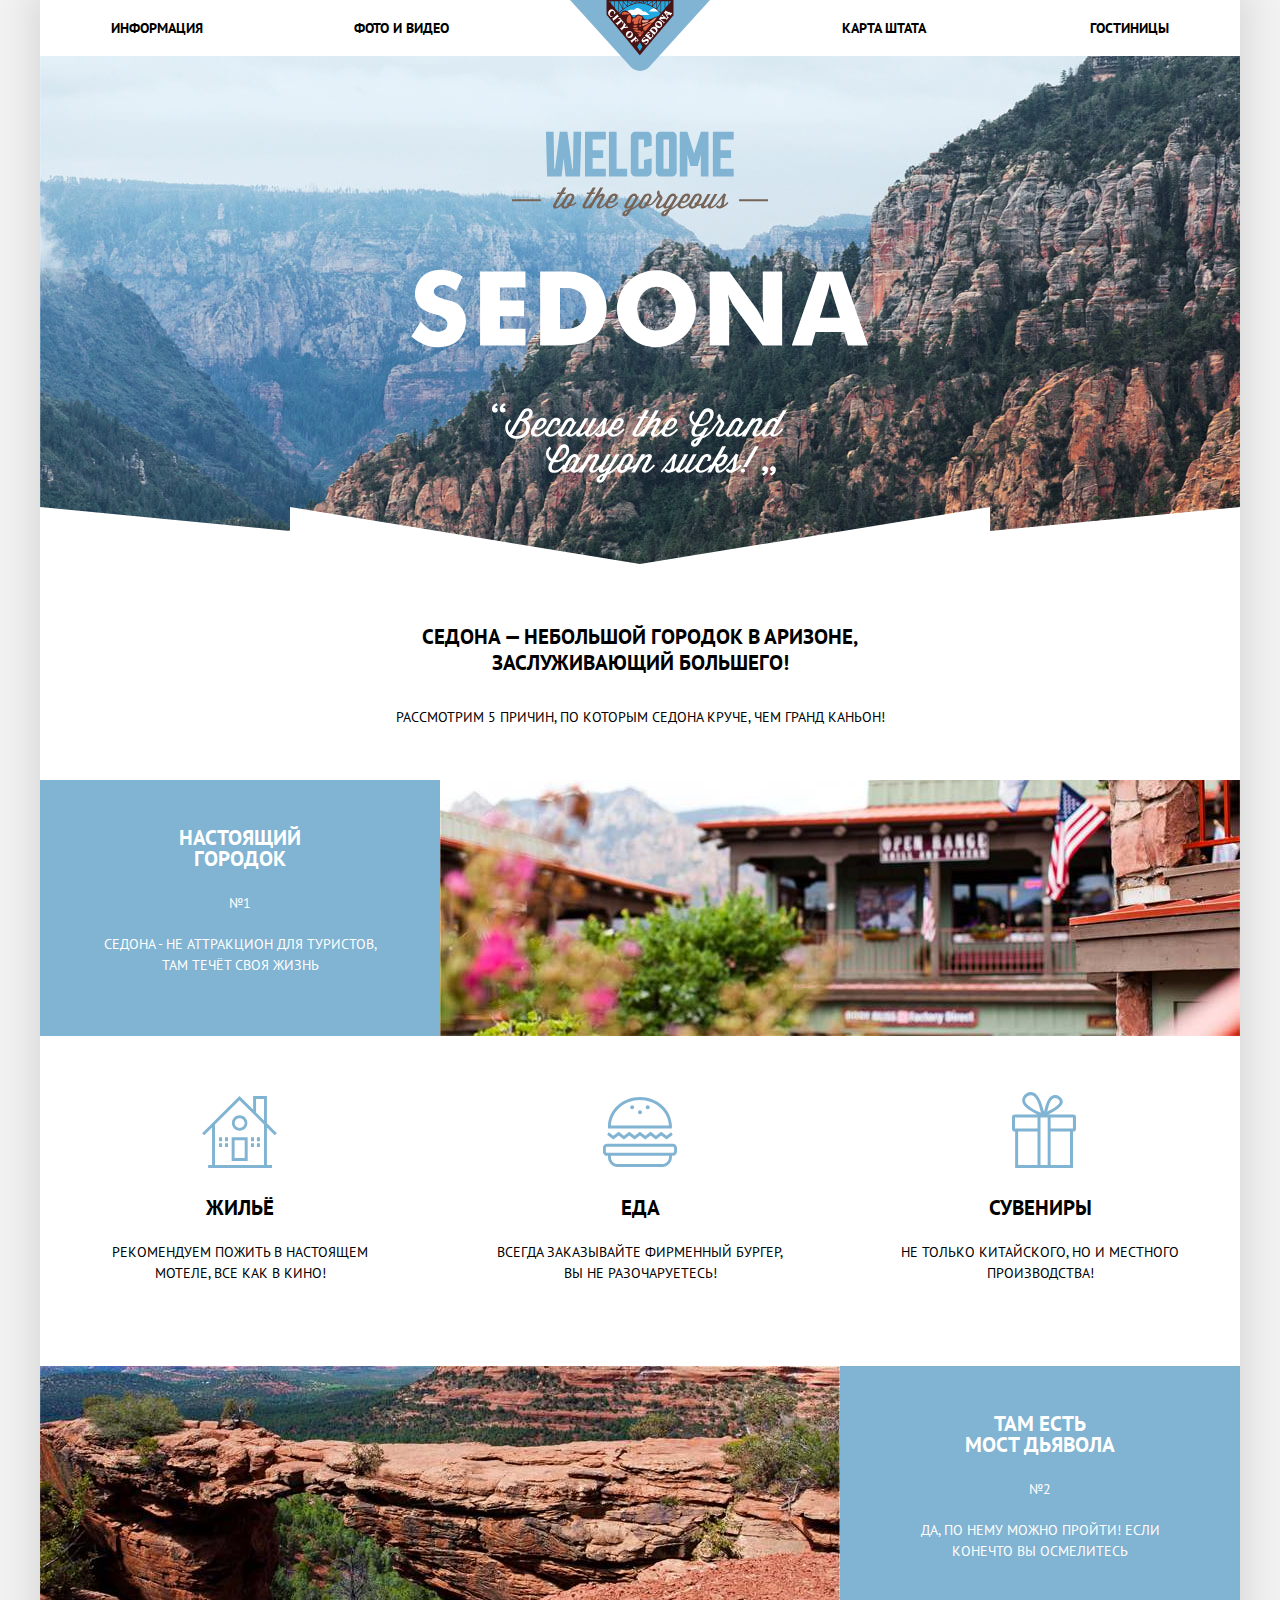
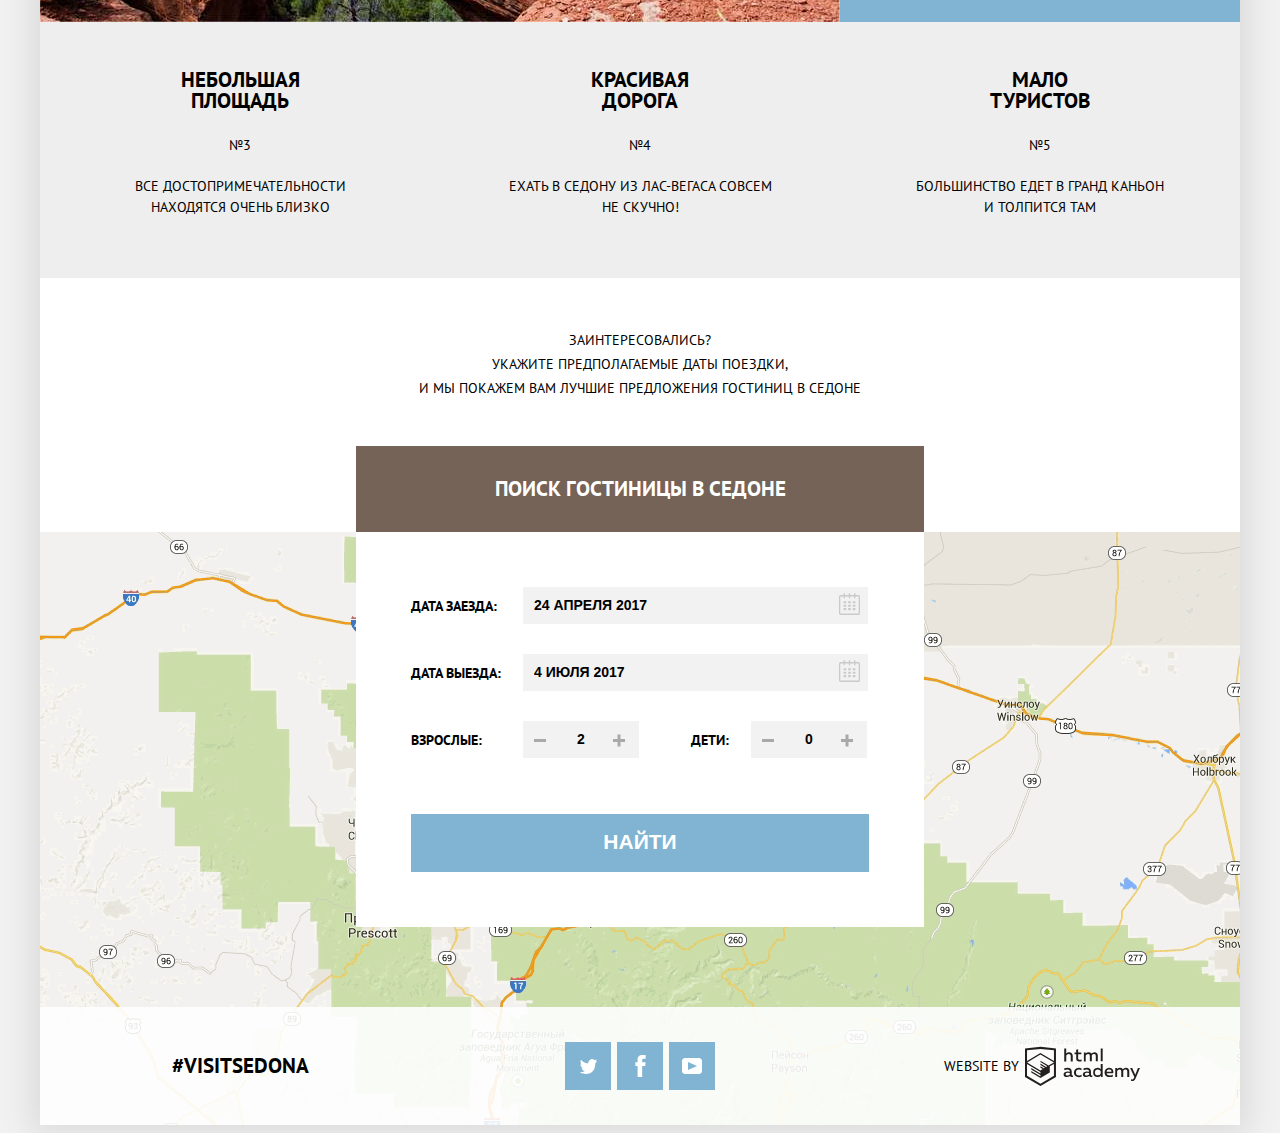
<file: index.html>
<!DOCTYPE html>
<html lang="ru">
  <head>
    <meta charset="utf-8">
    <title>HTML Academy: Седона</title>
    <link href="https://fonts.googleapis.com/css?family=PT+Sans:400,700&amp;subset=cyrillic" rel="stylesheet">
    <link href="css/normalize.css" rel="stylesheet">
    <link rel="stylesheet" href="css/style.min.css">
  </head>
  <body>
    <!--главная навигация сайта-->
    <div class="shadow">
      <header class="main-header">
        <nav class="site-navigation">
          <div class="site-navigation-wrapper">
            <a class="site-navigation-logo" href="index.html" aria-label="Нажмите, для перехода на главную страницу">
              <img src="img/logo-sedona.svg" width="140" height="72" alt="Логотип городка Седона">
            </a>
          </div>
          <ul class="site-navigation-list">
            <li class="navigation-left-info"><a href="#" aria-label="Нажмите, что бы узнать подробную информацию о городке">Информация</a></li>
            <li class="navigation-left-photo"><a href="#" aria-label="Нажмите, для перехода в галерею">Фото и видео</a></li>
            <li class="navigation-right-map"><a href="#" aria-label="Нажмите, что бы рассмотреть Седону на карте">Карта штата</a></li>
            <li class="navigation-right-hotels"><a href="hotels.html" aria-label="Нажмите, для поиска гостиницы в Седоне">Гостиницы</a></li>
          </ul>
        </nav>
      </header>
      <!--Основное содержимое сайта-->
      <main>
        <div class="container">
          <section class="main-image">
            <h2 class="visually-hidden">Welcome to the gardeous Sedona</h2>
            <img src="img/intro-welcome.svg" width="458" height="353" alt="Because the Grand Canyon sucks">
          </section>
          <h1>Седона — небольшой городок в Аризоне, заслуживающий большего!</h1>
          <!--раздел "причины"-->
          <section class="causes">
            <h2 class="visually-hidden">Причины</h2>
            <p class="pre-causes">Рассмотрим 5 причин, по которым Седона круче, чем Гранд каньон!</p>
            <ul class="causes-list">
              <li class="causes-item causes-item-picture">
                <div class="item-wrap">
                  <h3>Настоящий городок</h3>
                  <span>№1</span>
                  <p>Седона - не аттракцион для туристов, там течёт своя жизнь</p>
                </div>
                <img src="img/causes-cut-1.jpg" width="800" height="256" alt="Фото городка">
              </li>
              <li>
                <ul class="causes-list quality-list">
                  <li class="causes-item quality-item">
                    <div class="quality-item-wrap">
                      <h3>Жильё</h3>
                      <p>Рекомендуем пожить в настоящем мотеле, все как в кино!</p>
                    </div>
                  </li>
                  <li class="causes-item quality-item">
                    <div class=" quality-item-wrap">
                      <h3>Еда</h3>
                      <p>Всегда заказывайте фирменный бургер, вы не разочаруетесь!</p>
                    </div>
                  </li>
                  <li class="causes-item quality-item">
                    <div class=" quality-item-wrap">
                      <h3>Сувениры</h3>
                      <p>Не только китайского, но и местного производства!</p>
                    </div>
                  </li>
                </ul>
              </li>
              <li class="causes-item causes-item-picture item-2">
                <img src="img/causes-cut-2.jpg" width="800" height="256" alt="Мост дьявола">
                <div class="item-wrap">
                  <h3>Там есть <br> мост дьявола</h3>
                  <span>№2</span>
                  <p>Да, по нему можно пройти! Если конечто вы осмелитесь</p>
                </div>
              </li>
              <li class="causes-item item-3-4 ">
                <div class="item-wrap">
                  <h3>Небольшая площадь</h3>
                  <span>№3</span>
                  <p>Все достопримечательности находятся очень близко</p>
                </div>
              </li>
              <li class="causes-item item-3-4">
                <div class="item-wrap">
                  <h3>Красивая дорога</h3>
                  <span>№4</span>
                  <p>Ехать в Седону из Лас-Вегаса совсем не скучно!</p>
                </div>
              </li>
              <li class="causes-item item-5">
                <div class="item-wrap">
                  <h3>Мало туристов</h3>
                  <span>№5</span>
                  <p>Большинство едет в Гранд каньон и толпится там</p>
                </div>
              </li>
            </ul>
          </section>
          <!--раздел бронирование-->
          <section class="reservation">
            <div class="reservation-paragraph">
              <h2 class="visually-hidden">Поиск гостиницы</h2>
              <p class="Рas-header">Заинтересовались?</p>
              <p> Укажите предполагаемые даты поездки,
              <br> и мы покажем вам лучшие предложения гостиниц в Седоне</p>
            </div>
            <!--форма бронирования-->
            <div class="form-call">
              <a>Поиск гостиницы в Седоне</a>
            </div>
            <div class="reservation-column">
              <form class="reservation-form" method="post" action="https://echo.htmlacademy.ru">
                <div class="form-list">
                  <p class="input-text">
                    <label>Дата заезда:</label>
                    <input type="text" name="arrival-date" id="arrival-date" class="date" placeholder="24 апреля 2017">
                    <button type="button" class="btn-calendar btn-calendar-arrival">
                    <svg xmlns="http://www.w3.org/2000/svg" width="21" height="22" viewBox="0 0 21 22">
                      <path d="M19.251 2.025h-2.845V.648c0-.381-.294-.689-.656-.689-.363 0-.656.308-.656.689v1.377h-3.938V.648c0-.381-.294-.689-.655-.689-.363 0-.657.308-.657.689v1.377H5.906V.648c0-.381-.294-.689-.656-.689-.363 0-.657.308-.657.689v1.377H1.75C.784 2.025 0 2.847 0 3.862v16.302C0 21.179.784 22 1.75 22h17.501c.966 0 1.749-.821 1.749-1.836V3.862c0-1.015-.783-1.837-1.749-1.837zm.437 18.139a.448.448 0 0 1-.437.459H1.75a.45.45 0 0 1-.438-.459V3.862a.45.45 0 0 1 .438-.459h2.844v1.378c0 .381.294.689.657.689.362 0 .656-.308.656-.689V3.403h3.938v1.378c0 .381.294.689.657.689.361 0 .655-.308.655-.689V3.403h3.938v1.378c0 .381.293.689.656.689.362 0 .656-.308.656-.689V3.403h2.845c.241 0 .437.206.437.459v16.302z" />
                      <path d="M4.594 8.225h2.625v2.066H4.594zM4.594 11.668h2.625v2.067H4.594zM4.594 15.112h2.625v2.066H4.594zM9.188 15.112h2.625v2.066H9.188zM9.188 11.668h2.625v2.067H9.188zM9.188 8.225h2.625v2.066H9.188zM13.781 15.112h2.625v2.066h-2.625zM13.781 11.668h2.625v2.067h-2.625zM13.781 8.225h2.625v2.066h-2.625z" />
                    </svg>
                    </button>
                  </p>
                  <p class="input-text">
                    <label for="departure-date">Дата выезда:</label>
                    <input type="text" name="departure-date" id="departure-date" class="date" placeholder="4 июля 2017">
                    <button type="button" class="btn-calendar btn-calendar-departure">
                    <svg xmlns="http://www.w3.org/2000/svg" width="21" height="22" viewBox="0 0 21 22">
                      <path d="M19.251 2.025h-2.845V.648c0-.381-.294-.689-.656-.689-.363 0-.656.308-.656.689v1.377h-3.938V.648c0-.381-.294-.689-.655-.689-.363 0-.657.308-.657.689v1.377H5.906V.648c0-.381-.294-.689-.656-.689-.363 0-.657.308-.657.689v1.377H1.75C.784 2.025 0 2.847 0 3.862v16.302C0 21.179.784 22 1.75 22h17.501c.966 0 1.749-.821 1.749-1.836V3.862c0-1.015-.783-1.837-1.749-1.837zm.437 18.139a.448.448 0 0 1-.437.459H1.75a.45.45 0 0 1-.438-.459V3.862a.45.45 0 0 1 .438-.459h2.844v1.378c0 .381.294.689.657.689.362 0 .656-.308.656-.689V3.403h3.938v1.378c0 .381.294.689.657.689.361 0 .655-.308.655-.689V3.403h3.938v1.378c0 .381.293.689.656.689.362 0 .656-.308.656-.689V3.403h2.845c.241 0 .437.206.437.459v16.302z" />
                      <path d="M4.594 8.225h2.625v2.066H4.594zM4.594 11.668h2.625v2.067H4.594zM4.594 15.112h2.625v2.066H4.594zM9.188 15.112h2.625v2.066H9.188zM9.188 11.668h2.625v2.067H9.188zM9.188 8.225h2.625v2.066H9.188zM13.781 15.112h2.625v2.066h-2.625zM13.781 11.668h2.625v2.067h-2.625zM13.781 8.225h2.625v2.066h-2.625z" />
                    </svg>
                    </button>
                  </p>
                  <div class="input-number-column">
                    <p class="input-number">
                      <label for="adults">Взрослые:</label>
                      <button type="button" class="btn btn-minus"></button>
                      <input type="text" name="adults" id="adults" placeholder="2">
                      <button type="button" class="btn btn-plus"></button>
                    </p>
                    <p class="input-number number-children">
                      <label for="children">Дети:</label>
                      <button type="button" class="btn btn-minus"></button>
                      <input type="text" name="children" id="children" placeholder="0">
                      <button type="button" class="btn btn-plus"></button>
                    </p>
                  </div>
                </div>
                <button type="submit" class="reservation-button" aria-label="Нажмите, и мы подберем Вам место для ночлега">
                Найти
                </button>
              </form>
            </div>
          </section>
          <!--карта-->
          <section class="img-map">
            <img src="img/map-1200.png" width="1200" height="593" alt="мы находимся по обе стороны границы между округами Коконино и Явапай в северной области Долины Верде штата Аризона">
          </section>
        </div>
      </main>
      <!--футер-->
      <footer class="main-footer-index">
        <div class="footer-container">
          <p class="hashtag">#VISITSEDONA</p>
          <div class="footer-social">
            <ul class="social-list">
              <li>
                <a class="social-btn tw" href="#" aria-label="Наш Твиттер">
                  <span class="visually-hidden">Твиттер</span>
                  <svg xmlns="http://www.w3.org/2000/svg" xmlns:xlink="http://www.w3.org/1999/xlink" width="17" height="15" viewBox="0 0 17 15">
                    <path fill="#FFF" d="M10.95.144c1.685-.496 2.984.27 3.577 1.179.673-.231 1.331-.481 2.011-.708a2.345 2.345 0 0 1-.857 1.768c.685.17 1.304-.491 1.304-.491-.169 1-1.006 1.788-1.563 2.024-.231 6.75-3.175 11.217-10.077 11.082h-.446c-.41 0-4.164-.46-4.898-1.887 2.271.196 3.893-.422 4.693-1.177-.96-.3-2.679-.477-2.979-2.95.349.106.564.228 1.19.119C1.705 8.247.374 7.53.448 5.33c.285.328 1.067.536 1.34.472C1.085 5.561-.182 2.442.894.85c1.818 1.854 3.735 3.606 7.152 3.773C8.254 2.33 9.183.793 10.95.144z"/></svg>
                  </a>
                </li>
                <li>
                  <a class="social-btn facebook" href="#" aria-label="Наш Фейсбук">
                    <span class="visually-hidden">Фейсбук</span>
                    <svg xmlns="http://www.w3.org/2000/svg" width="19" height="22" viewBox="0 0 10.15 21.74">
                      <path d="M3.34 1.12A4.77 4.77 0 0 1 6.53 0h3.61v3.81H7.81a1.07 1.07 0 0 0-1.09.83v2.55h3.42c-.08 1.23-.24 2.45-.41 3.67h-3v10.87H2.21V10.86H0V7.21h2.19V3.66a3.83 3.83 0 0 1 1.15-2.54z" fill="#fff">
                      </path>
                    </svg>
                  </a>
                </li>
                <li><a class="social-btn youtube" href="#" aria-label="Наш Ютуб">
                  <span class="visually-hidden">Ютуб</span>
                  <svg xmlns="http://www.w3.org/2000/svg" xmlns:xlink="http://www.w3.org/1999/xlink" width="20" height="16" viewBox="0 0 20 16">
                    <path fill="#FFF" d="M17 0H3C1.35 0 0 1.35 0 3v10c0 1.65 1.35 3 3 3h14c1.65 0 3-1.35 3-3V3c0-1.65-1.35-3-3-3zM6.027 11.998V4.002L15.014 8l-8.987 3.998z"/></svg>
                  </a>
                </li>
              </ul>
            </div>
            <div class="footer-copyright"> Website by
              <a class="footer-copyright-icon" href="https://htmlacademy.ru/intensive/htmlcss" aria-label="Нажмите, для перехода на страницу Html Academy">
                <span class="visually-hidden">Wisite by</span>
                <svg id="Layer_1" data-name="Layer 1" xmlns="http://www.w3.org/2000/svg" width="115" height="41" viewBox="0 0 108.08 36.85">
                  <title>logo-htmlacademy-small1</title>
                  <path d="M44.61,26.88a2,2,0,0,0,.55-0.1v1.33a3.25,3.25,0,0,1-1.18.21,1.67,1.67,0,0,1-1.67-1,4.84,4.84,0,0,1-3.14,1.08c-1.51,0-2.91-.83-2.91-2.55,0-2.13,2-2.79,3.71-2.79a11.08,11.08,0,0,1,2.17.25v-0.3c0-1-.76-1.77-2.19-1.77a7.42,7.42,0,0,0-3,.64v-1.7a10.21,10.21,0,0,1,3.19-.55c2.36,0,3.81,1.12,3.81,3.65v3a0.54,0.54,0,0,0,.49.59h0.17Zm-6.44-1.13A1.35,1.35,0,0,0,39.63,27h0.11a3.39,3.39,0,0,0,2.41-1V24.58a9.72,9.72,0,0,0-1.81-.21c-1,0-2.16.33-2.16,1.38h0Zm12.36-6.11a5,5,0,0,1,2.57.64V22a4.08,4.08,0,0,0-2.3-.7,2.75,2.75,0,1,0,0,5.49,5,5,0,0,0,2.43-.64v1.71a6.27,6.27,0,0,1-2.76.57A4.21,4.21,0,0,1,46,24.51q0-.21,0-0.41a4.32,4.32,0,0,1,4.18-4.46h0.38Zm12.17,7.24a2,2,0,0,0,.55-0.1v1.33a3.25,3.25,0,0,1-1.18.21,1.67,1.67,0,0,1-1.67-1,4.84,4.84,0,0,1-3.14,1.08c-1.51,0-2.91-.83-2.91-2.55,0-2.13,2-2.79,3.71-2.79a11.08,11.08,0,0,1,2.17.25v-0.3c0-1-.76-1.77-2.19-1.77a7.42,7.42,0,0,0-3,.64v-1.7a10.21,10.21,0,0,1,3.19-.55c2.36,0,3.81,1.12,3.81,3.65v3a0.54,0.54,0,0,0,.49.59h0.17Zm-6.44-1.13A1.35,1.35,0,0,0,57.73,27h0.11a3.39,3.39,0,0,0,2.41-1V24.58a9.72,9.72,0,0,0-1.81-.21c-1.06,0-2.16.33-2.16,1.38h0ZM73,16V28.2H71.35V26.88a3.88,3.88,0,0,1-3.19,1.54,4.4,4.4,0,0,1,0-8.78,3.81,3.81,0,0,1,3,1.3V16H73Zm-4.53,5.22a2.76,2.76,0,1,0,0,5.52A2.86,2.86,0,0,0,71.15,25V23A2.91,2.91,0,0,0,68.49,21.27ZM79,19.64c3.31,0,4.46,2.68,3.92,5.09H76.7c0.21,1.5,1.67,2.11,3.19,2.11a6.11,6.11,0,0,0,2.64-.59v1.6a7.14,7.14,0,0,1-3,.57C77,28.42,74.78,27,74.78,24a4.18,4.18,0,0,1,4-4.39H79Zm0.09,1.54a2.28,2.28,0,0,0-2.44,2.1v0.06H81.3A2,2,0,0,0,79.13,21.18Zm5.73,7V19.87h1.65v1a3.81,3.81,0,0,1,2.78-1.27A2.86,2.86,0,0,1,91.89,21a4.12,4.12,0,0,1,2.91-1.33A3.06,3.06,0,0,1,98,23V28.2h-1.9V23.05a1.59,1.59,0,0,0-1.42-1.75H94.42a2.8,2.8,0,0,0-2.07,1.12V28.2h-1.9V23.05A1.59,1.59,0,0,0,89,21.31H88.8a3,3,0,0,0-2.21,1.29v5.63H84.86Zm21.31-8.33h1.9l-3.91,9.46c-0.9,2.17-2.09,2.86-3.35,2.86a4.76,4.76,0,0,1-1.1-.14V30.46a2.86,2.86,0,0,0,.85.12c0.9,0,1.58-.64,2.07-1.9l0.17-.42-4-8.4h2l2.86,6.29ZM38.73,1.46V6.22a3.81,3.81,0,0,1,2.7-1.14,3.25,3.25,0,0,1,3.44,3.4v5.15H43V8.72a1.81,1.81,0,0,0-1.61-2h-0.3a2.93,2.93,0,0,0-2.32,1.39v5.52h-1.9V1.46h1.9ZM49.94,2.31v3h3V6.91h-3v3.81c0,1.1.5,1.46,1.58,1.46a4.49,4.49,0,0,0,1.69-.33v1.6A6.8,6.8,0,0,1,51,13.8a2.55,2.55,0,0,1-2.86-2.74V6.89H46.58V5.26h1.5V2.74Zm5.4,11.31V5.28H57v1A3.81,3.81,0,0,1,59.77,5a2.86,2.86,0,0,1,2.6,1.33A4.12,4.12,0,0,1,65.28,5,3.06,3.06,0,0,1,68.44,8.4v5.21h-1.9V8.46a1.59,1.59,0,0,0-1.42-1.75H64.89a2.8,2.8,0,0,0-2.07,1.12v5.78h-1.9V8.46A1.59,1.59,0,0,0,59.5,6.71H59.27A3,3,0,0,0,57.06,8v5.63H55.34ZM71.17,1.45H73V13.6H71.17V1.45ZM14.71,0H14.55L0,1.54V28.21l14.55,8.66,14.55-8.66V1.54Zm12.5,27.1L14.55,34.64,1.9,27.12V16.18l12.59,7.5V25L5.86,19.9v1.31l8.68,5.21v1.39L5.87,22.65V24l8.68,5.21,8.75-5.24V18.31L27.2,16V27.12Zm0-12.53-3.48,2-1.6,1L14.51,13v1.31L21,18.23H21l-0.14.09-1,.54-5.37-3.2V17l4.24,2.52-1,.67-3.2-1.9v1.31l2.1,1.24L14.5,22.1,2,14.65,14.51,7.11Zm0-1.32L14.49,5.76,1.91,13.25v-10L14.56,1.92,27.21,3.25v10h0Z" transform="translate(0 -0.02)" fill="#231f20"/>
                </svg>
              </a>
            </div>
          </div>
        </footer>
      </div>
      
    </body>
  </html>
</file>
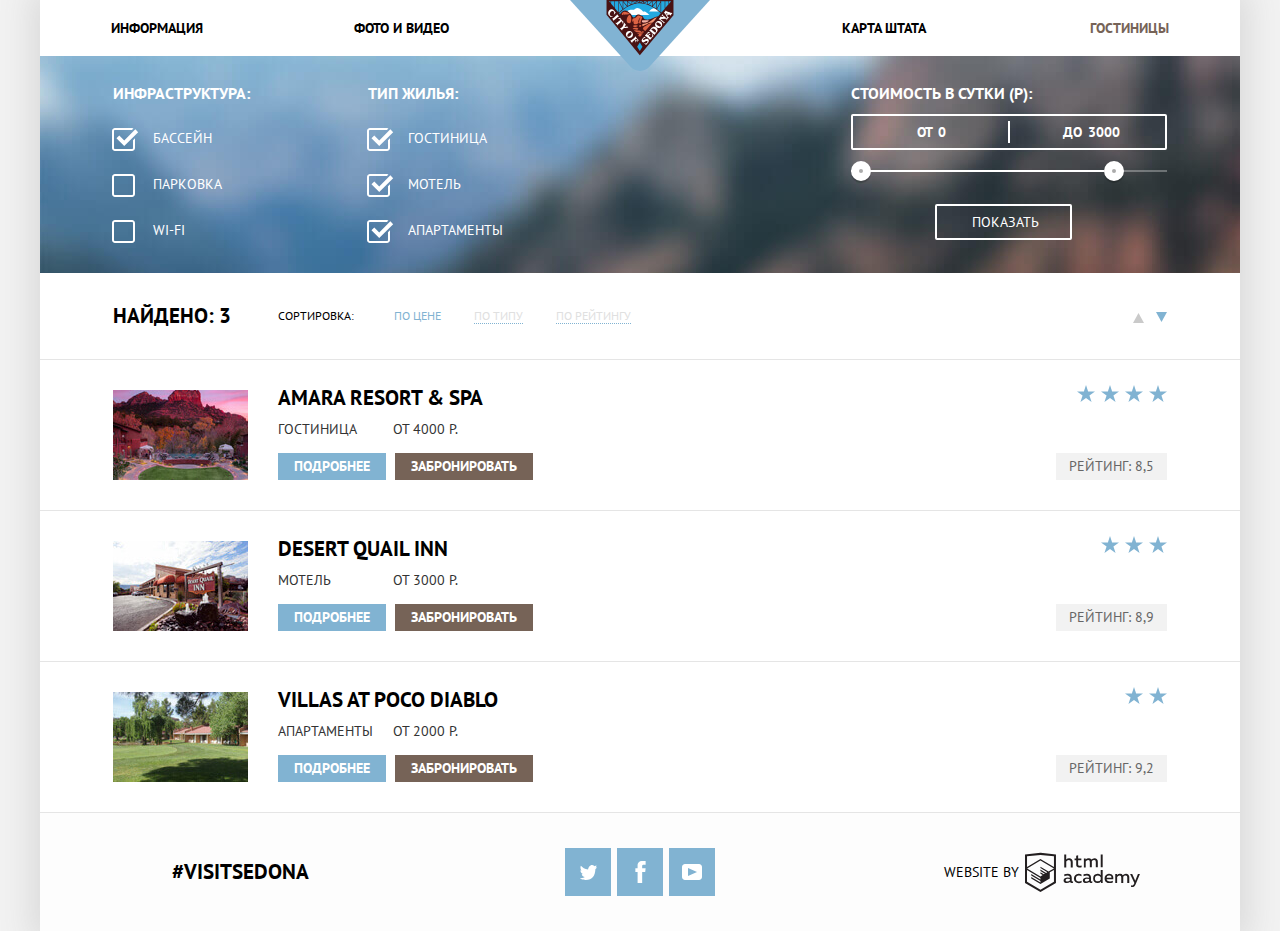
<file: hotels.html>
<!DOCTYPE html>
<html lang="ru">
  <head>
    <meta charset="utf-8">
    <title>HTML Academy: Седона</title>
    <link href="https://fonts.googleapis.com/css?family=PT+Sans:400,700&amp;subset=cyrillic" rel="stylesheet">
    <link href="css/normalize.css" rel="stylesheet">
    <link rel="stylesheet" href="css/style.min.css">
  </head>
  <body class="inner-page">
    <!--главная навигация сайта-->
    <div class="shadow">
      <header class="main-header">
        <nav class="site-navigation">
          <div class="site-navigation-wrapper">
            <a class="site-navigation-logo" href="index.html" aria-label="Нажмите, для перехода на главную страницу">
              <img src="img/logo-sedona.svg" width="140" height="72" alt="Логотип городка Седона">
            </a>
          </div>
          <ul class="site-navigation-list">
            <li class="navigation-left-info"><a href="#" aria-label="Нажмите, что бы узнать подробную информацию о городке">Информация</a></li>
            <li class="navigation-left-photo"><a href="#" aria-label="Нажмите, для перехода в галерею">Фото и видео</a></li>
            <li class="navigation-right-map"><a href="#" aria-label="Нажмите, что бы рассмотреть Седону на карте">Карта штата</a></li>
            <li class="navigation-right-hotels navigation-selected"><a href="hotels.html" aria-label="Нажмите, для поиска гостиницы в Седоне">Гостиницы</a></li>
          </ul>
        </nav>
      </header>
      <!--фильтры-->
      <main>
        <div class="container">
          <section class="search-filters">
            <h2 class="visually-hidden">Фильтры гостиниц</h2>
            <form class="filters" method="get" action="https://echo.htmlacademy.ru">
              <!--группа фильтров инфраструкутра-->
              <div class="filter-infr">
                <fieldset>
                  <legend>Инфраструктура:</legend>
                  <ul>
                    <li class="filter-option">
                      <input class="visually-hidden filter-input-checkbox" type="checkbox" name="pool" id="pool" checked>
                      <label for="pool">Бассейн</label>
                    </li>
                    <li class="filter-option">
                      <input class="visually-hidden filter-input-checkbox" type="checkbox" name="parking" id="parking">
                      <label for="parking"> Парковка </label>
                    </li>
                    <li class="filter-option">
                      <input class="visually-hidden filter-input-checkbox" type="checkbox" name="Wi-Fi" id="Wi-Fi">
                      <label for="Wi-Fi">Wi-Fi</label>
                    </li>
                  </ul>
                </fieldset>
              </div>
              <!--группа фильтров тип жилья-->
              <div class="type-lodging">
                <fieldset>
                  <legend>Тип жилья:</legend>
                  <ul>
                    <li class="filter-option">
                      <input class="visually-hidden filter-input-checkbox" type="checkbox" name="hotel" id="hotel" checked>
                      <label for="hotel">Гостиница</label>
                    </li>
                    <li class="filter-option">
                      <input class="visually-hidden filter-input-checkbox" type="checkbox" name="motel" id="motel" checked>
                      <label for="motel">Мотель</label>
                    </li>
                    <li class="filter-option">
                      <input class="visually-hidden filter-input-checkbox" type="checkbox" name="apartments" id="apartments" checked>
                      <label for="apartments">Апартаменты</label>
                    </li>
                  </ul>
                </fieldset>
              </div>
              <div class="filter-range">
                <div class="filter-range-title">Стоимость в сутки (р):</div>
                <div class="price-controls">
                  <label class="min-price">от
                    <input type="text" name="min-price" value="0">
                  </label>
                  <label class="max-price ">до
                    <input type="text" name="max-price" value="3000 ">
                  </label>
                </div>
                <div class="range-controls ">
                  <div>
                    <div class="scale ">
                      <div class="bar "></div>
                    </div>
                    <div class="range-toggle range-toggle-min "></div>
                    <div class="range-toggle range-toggle-max "></div>
                  </div>
                </div>
                <button type="submit" class="btn-transparent">Показать</button>
              </div>
            </form>
          </section>
          <!--Главное содержимое страницы-->
          <h1 class="visually-hidden">Гостиницы Седоны</h1>
          <!--раздел сортировки-->
          <section class="sorting">
            <p class="sorting-paragraph">Найдено: 3</p>
            <h2 class="sorting-header">Сортировка:</h2>
            <ul class="breadcrumbs">
              <li class="breadcrumbs breadcrumbs-selected">по цене</li>
              <li><a href="# " aria-label="Отсортировать по типу гостиницы ">по типу</a></li>
              <li><a href="# " aria-label="отсортировать по рейтингу гостиницы ">по рейтингу</a></li>
            </ul>
            <ul class="icon-dir">
              <li>
                <a href="" class="icon-up-dir" aria-label="сортировать по возрастанию">
                  <svg xmlns="http://www.w3.org/2000/svg" width="11" height="10" viewBox="0 0 11 10">
                    <path fill="#cacaca" d="M5.5 0L0 10h11z" />
                  </svg>
                </a>
              </li>
              <li>
                <a href="" class="icon-down-dir" aria-label="сортировать по убыванию">
                  <svg xmlns="http://www.w3.org/2000/svg" width="11" height="10" viewBox="0 0 11 10">
                    <path fill="#81b3d2" d="M5.5 10L0 0h11" />
                  </svg>
                </a>
              </li>
            </ul>
          </section>
          <!--перечень гостиниц-->
          <article class="hotels">
            <h2 class="visually-hidden ">Список найденных гостиниц</h2>
            <ul class="hotels-list ">
              <!--гостиница 1-->
              <li class="hotel-item">
                <p class="hotel-img">
                  <img src="img/hotel-1.jpg" width="135" height="90" alt="гостиница Amara Resort & SPA">
                </p>
                <div class="hotel-about">
                  <h3 class="hotel-header">
                  <a href="# " aria-label="Нажмите, что бы прейти на страницу гостиницы Amara Resort & SPA ">
                    Amara Resort & SPA
                  </a>
                  </h3>
                  <p class="hotel-cost">
                    <span>Гостиница</span>
                    <span>от 4000 Р.</span>
                  </p>
                  <p class="hotel-btn">
                    <a class="hotel-btn btn-info" href="#" aria-label="Нажмите, если хотите узнать подробнее о гостинице Amara Resort & SPA">
                      <b>Подробнее</b>
                    </a>
                    <a class="hotel-btn btn-reserv" href="#" aria-label="Нажмите, если хотите забронировать номер в гостинице Amara Resort & SPA">
                      <b>Забронировать</b>
                    </a>
                  </p>
                </div>
                <div class="hotel-rating-column">
                  <ul class="star">
                    <li>
                      <svg xmlns="http://www.w3.org/2000/svg" width="18" height="17" viewBox="0 0 18 17">
                        <path fill="#81B3D2" d="M9.002 0l2.126 6.494h6.877l-5.564 4.012L14.566 17l-5.564-4.013L3.438 17l2.126-6.494L0 6.494h6.878z" />
                      </svg>
                    </li>
                    <li>
                      <svg xmlns="http://www.w3.org/2000/svg" width="18" height="17" viewBox="0 0 18 17">
                        <path fill="#81B3D2" d="M9.002 0l2.126 6.494h6.877l-5.564 4.012L14.566 17l-5.564-4.013L3.438 17l2.126-6.494L0 6.494h6.878z" />
                      </svg>
                    </li>
                    <li>
                      <svg xmlns="http://www.w3.org/2000/svg" width="18" height="17" viewBox="0 0 18 17">
                        <path fill="#81B3D2" d="M9.002 0l2.126 6.494h6.877l-5.564 4.012L14.566 17l-5.564-4.013L3.438 17l2.126-6.494L0 6.494h6.878z" />
                      </svg>
                    </li>
                    <li>
                      <svg xmlns="http://www.w3.org/2000/svg" width="18" height="17" viewBox="0 0 18 17">
                        <path fill="#81B3D2" d="M9.002 0l2.126 6.494h6.877l-5.564 4.012L14.566 17l-5.564-4.013L3.438 17l2.126-6.494L0 6.494h6.878z" />
                      </svg>
                    </li>
                  </ul>
                  <span class="hotels-rating ">рейтинг: 8,5</span>
                </div>
              </li>
              <!--гостиница 2-->
              <li class="hotel-item ">
                <p class="hotel-img ">
                  <img src="img/hotel-2.jpg" width="135" height="90" alt="мотель Desert Quail in">
                </p>
                <div class="hotel-about">
                  <h3 class="hotel-header">
                  <a href="#" aria-label="Нажмите, что бы перейти на страницу мотеля Desert Quail inn">
                    Desert Quail inn
                  </a>
                  </h3>
                  <p class="hotel-cost">
                    <span>Мотель </span>
                    <span>от 3000 Р.</span>
                  </p>
                  <p class="hotel-btn">
                    <a class="hotel-btn btn-info" href="#" aria-label="Нажмите, если хотите узнать подробнее о мотеле Desert Quail inn">
                      <b>Подробнее</b>
                    </a>
                    <a class="hotel-btn btn-reserv" href="#" aria-label="Нажмите, если хотите забронировать комнату в мотеле Desert Quail inn ">
                      <b>Забронировать</b>
                    </a>
                  </p>
                </div>
                <div class="hotel-rating-column">
                  <ul class="star">
                    <li>
                      <svg xmlns="http://www.w3.org/2000/svg" width="18" height="17" viewBox="0 0 18 17">
                        <path fill="#81B3D2" d="M9.002 0l2.126 6.494h6.877l-5.564 4.012L14.566 17l-5.564-4.013L3.438 17l2.126-6.494L0 6.494h6.878z" />
                      </svg>
                    </li>
                    <li>
                      <svg xmlns="http://www.w3.org/2000/svg" width="18" height="17" viewBox="0 0 18 17">
                        <path fill="#81B3D2" d="M9.002 0l2.126 6.494h6.877l-5.564 4.012L14.566 17l-5.564-4.013L3.438 17l2.126-6.494L0 6.494h6.878z" />
                      </svg>
                    </li>
                    <li>
                      <svg xmlns="http://www.w3.org/2000/svg" width="18" height="17" viewBox="0 0 18 17">
                        <path fill="#81B3D2" d="M9.002 0l2.126 6.494h6.877l-5.564 4.012L14.566 17l-5.564-4.013L3.438 17l2.126-6.494L0 6.494h6.878z" />
                      </svg>
                    </li>
                  </ul>
                  <span class="hotels-rating ">рейтинг: 8,9</span>
                </div>
              </li>
              <!--гостиница 3-->
              <li class="hotel-item ">
                <p class="hotel-img ">
                  <img src="img/hotel-3.jpg" width="135" height="90" alt="апартаменты VILLAS AT POCO DIABLO ">
                </p>
                <div class="hotel-about">
                  <h3 class="hotel-header">
                  <a href="# " aria-label="Нажмите, чтобы перейти на страницу апартаментов VILLAS AT POCO DIABLO">
                    VILLAS AT POCO DIABLO
                  </a>
                  </h3>
                  <p class="hotel-cost">
                    <span>Апартаменты </span>
                    <span>от 2000 Р.</span>
                  </p>
                  <p class="hotel-btn">
                    <a class="hotel-btn btn-info" href="#" aria-label="Нажмите, если хотите узнать подробнее об апартаментах VILLAS AT POCO DIABLO">
                      <b>Подробнее</b>
                    </a>
                    <a class="hotel-btn btn-reserv" href="#" aria-label="Нажмите, если хотите забронировать апартаменты VILLAS AT POCO DIABLO">
                      <b>Забронировать</b>
                    </a>
                  </p>
                </div>
                <div class="hotel-rating-column">
                  <ul class="star">
                    <li>
                      <svg xmlns="http://www.w3.org/2000/svg" width="18" height="17" viewBox="0 0 18 17">
                        <path fill="#81B3D2" d="M9.002 0l2.126 6.494h6.877l-5.564 4.012L14.566 17l-5.564-4.013L3.438 17l2.126-6.494L0 6.494h6.878z" />
                      </svg>
                    </li>
                    <li>
                      <svg xmlns="http://www.w3.org/2000/svg" width="18" height="17" viewBox="0 0 18 17">
                        <path fill="#81B3D2" d="M9.002 0l2.126 6.494h6.877l-5.564 4.012L14.566 17l-5.564-4.013L3.438 17l2.126-6.494L0 6.494h6.878z" />
                      </svg>
                    </li>
                  </ul>
                  <span class="hotels-rating ">рейтинг: 9,2</span>
                </div>
              </li>
            </ul>
          </article>
        </div>
      </main>
      <!--футер-->
      <footer class="main-footer-hotels">
        <div class="footer-container">
          <p class="hashtag">#VISITSEDONA</p>
          <div class="footer-social">
            <ul class="social-list">
              <li>
                <a class="social-btn tw" href="#" aria-label="Наш Твиттер">
                  <span class="visually-hidden">Твиттер</span>
                  <svg xmlns="http://www.w3.org/2000/svg" xmlns:xlink="http://www.w3.org/1999/xlink" width="17" height="15" viewBox="0 0 17 15">
                    <path fill="#FFF" d="M10.95.144c1.685-.496 2.984.27 3.577 1.179.673-.231 1.331-.481 2.011-.708a2.345 2.345 0 0 1-.857 1.768c.685.17 1.304-.491 1.304-.491-.169 1-1.006 1.788-1.563 2.024-.231 6.75-3.175 11.217-10.077 11.082h-.446c-.41 0-4.164-.46-4.898-1.887 2.271.196 3.893-.422 4.693-1.177-.96-.3-2.679-.477-2.979-2.95.349.106.564.228 1.19.119C1.705 8.247.374 7.53.448 5.33c.285.328 1.067.536 1.34.472C1.085 5.561-.182 2.442.894.85c1.818 1.854 3.735 3.606 7.152 3.773C8.254 2.33 9.183.793 10.95.144z"/></svg>
                  </a>
                </li>
                <li>
                  <a class="social-btn facebook" href="#" aria-label="Наш Фейсбук">
                    <span class="visually-hidden">Фейсбук</span>
                    <svg xmlns="http://www.w3.org/2000/svg" width="19" height="22" viewBox="0 0 10.15 21.74">
                      <path d="M3.34 1.12A4.77 4.77 0 0 1 6.53 0h3.61v3.81H7.81a1.07 1.07 0 0 0-1.09.83v2.55h3.42c-.08 1.23-.24 2.45-.41 3.67h-3v10.87H2.21V10.86H0V7.21h2.19V3.66a3.83 3.83 0 0 1 1.15-2.54z" fill="#fff">
                      </path>
                    </svg>
                  </a>
                </li>
                <li><a class="social-btn youtube" href="#" aria-label="Наш Ютуб">
                  <span class="visually-hidden">Ютуб</span>
                  <svg xmlns="http://www.w3.org/2000/svg" xmlns:xlink="http://www.w3.org/1999/xlink" width="20" height="16" viewBox="0 0 20 16">
                    <path fill="#FFF" d="M17 0H3C1.35 0 0 1.35 0 3v10c0 1.65 1.35 3 3 3h14c1.65 0 3-1.35 3-3V3c0-1.65-1.35-3-3-3zM6.027 11.998V4.002L15.014 8l-8.987 3.998z"/></svg>
                  </a>
                </li>
              </ul>
            </div>
            <div class="footer-copyright"> Website by
              <a class="footer-copyright-icon" href="https://htmlacademy.ru/intensive/htmlcss" aria-label="Нажмите, для перехода на страницу Html Academy">
                <span class="visually-hidden">Wisite by</span>
                <svg id="Layer_1" data-name="Layer 1" xmlns="http://www.w3.org/2000/svg" width="115" height="41" viewBox="0 0 108.08 36.85"><title>logo-htmlacademy-small1</title>
                  <path d="M44.61,26.88a2,2,0,0,0,.55-0.1v1.33a3.25,3.25,0,0,1-1.18.21,1.67,1.67,0,0,1-1.67-1,4.84,4.84,0,0,1-3.14,1.08c-1.51,0-2.91-.83-2.91-2.55,0-2.13,2-2.79,3.71-2.79a11.08,11.08,0,0,1,2.17.25v-0.3c0-1-.76-1.77-2.19-1.77a7.42,7.42,0,0,0-3,.64v-1.7a10.21,10.21,0,0,1,3.19-.55c2.36,0,3.81,1.12,3.81,3.65v3a0.54,0.54,0,0,0,.49.59h0.17Zm-6.44-1.13A1.35,1.35,0,0,0,39.63,27h0.11a3.39,3.39,0,0,0,2.41-1V24.58a9.72,9.72,0,0,0-1.81-.21c-1,0-2.16.33-2.16,1.38h0Zm12.36-6.11a5,5,0,0,1,2.57.64V22a4.08,4.08,0,0,0-2.3-.7,2.75,2.75,0,1,0,0,5.49,5,5,0,0,0,2.43-.64v1.71a6.27,6.27,0,0,1-2.76.57A4.21,4.21,0,0,1,46,24.51q0-.21,0-0.41a4.32,4.32,0,0,1,4.18-4.46h0.38Zm12.17,7.24a2,2,0,0,0,.55-0.1v1.33a3.25,3.25,0,0,1-1.18.21,1.67,1.67,0,0,1-1.67-1,4.84,4.84,0,0,1-3.14,1.08c-1.51,0-2.91-.83-2.91-2.55,0-2.13,2-2.79,3.71-2.79a11.08,11.08,0,0,1,2.17.25v-0.3c0-1-.76-1.77-2.19-1.77a7.42,7.42,0,0,0-3,.64v-1.7a10.21,10.21,0,0,1,3.19-.55c2.36,0,3.81,1.12,3.81,3.65v3a0.54,0.54,0,0,0,.49.59h0.17Zm-6.44-1.13A1.35,1.35,0,0,0,57.73,27h0.11a3.39,3.39,0,0,0,2.41-1V24.58a9.72,9.72,0,0,0-1.81-.21c-1.06,0-2.16.33-2.16,1.38h0ZM73,16V28.2H71.35V26.88a3.88,3.88,0,0,1-3.19,1.54,4.4,4.4,0,0,1,0-8.78,3.81,3.81,0,0,1,3,1.3V16H73Zm-4.53,5.22a2.76,2.76,0,1,0,0,5.52A2.86,2.86,0,0,0,71.15,25V23A2.91,2.91,0,0,0,68.49,21.27ZM79,19.64c3.31,0,4.46,2.68,3.92,5.09H76.7c0.21,1.5,1.67,2.11,3.19,2.11a6.11,6.11,0,0,0,2.64-.59v1.6a7.14,7.14,0,0,1-3,.57C77,28.42,74.78,27,74.78,24a4.18,4.18,0,0,1,4-4.39H79Zm0.09,1.54a2.28,2.28,0,0,0-2.44,2.1v0.06H81.3A2,2,0,0,0,79.13,21.18Zm5.73,7V19.87h1.65v1a3.81,3.81,0,0,1,2.78-1.27A2.86,2.86,0,0,1,91.89,21a4.12,4.12,0,0,1,2.91-1.33A3.06,3.06,0,0,1,98,23V28.2h-1.9V23.05a1.59,1.59,0,0,0-1.42-1.75H94.42a2.8,2.8,0,0,0-2.07,1.12V28.2h-1.9V23.05A1.59,1.59,0,0,0,89,21.31H88.8a3,3,0,0,0-2.21,1.29v5.63H84.86Zm21.31-8.33h1.9l-3.91,9.46c-0.9,2.17-2.09,2.86-3.35,2.86a4.76,4.76,0,0,1-1.1-.14V30.46a2.86,2.86,0,0,0,.85.12c0.9,0,1.58-.64,2.07-1.9l0.17-.42-4-8.4h2l2.86,6.29ZM38.73,1.46V6.22a3.81,3.81,0,0,1,2.7-1.14,3.25,3.25,0,0,1,3.44,3.4v5.15H43V8.72a1.81,1.81,0,0,0-1.61-2h-0.3a2.93,2.93,0,0,0-2.32,1.39v5.52h-1.9V1.46h1.9ZM49.94,2.31v3h3V6.91h-3v3.81c0,1.1.5,1.46,1.58,1.46a4.49,4.49,0,0,0,1.69-.33v1.6A6.8,6.8,0,0,1,51,13.8a2.55,2.55,0,0,1-2.86-2.74V6.89H46.58V5.26h1.5V2.74Zm5.4,11.31V5.28H57v1A3.81,3.81,0,0,1,59.77,5a2.86,2.86,0,0,1,2.6,1.33A4.12,4.12,0,0,1,65.28,5,3.06,3.06,0,0,1,68.44,8.4v5.21h-1.9V8.46a1.59,1.59,0,0,0-1.42-1.75H64.89a2.8,2.8,0,0,0-2.07,1.12v5.78h-1.9V8.46A1.59,1.59,0,0,0,59.5,6.71H59.27A3,3,0,0,0,57.06,8v5.63H55.34ZM71.17,1.45H73V13.6H71.17V1.45ZM14.71,0H14.55L0,1.54V28.21l14.55,8.66,14.55-8.66V1.54Zm12.5,27.1L14.55,34.64,1.9,27.12V16.18l12.59,7.5V25L5.86,19.9v1.31l8.68,5.21v1.39L5.87,22.65V24l8.68,5.21,8.75-5.24V18.31L27.2,16V27.12Zm0-12.53-3.48,2-1.6,1L14.51,13v1.31L21,18.23H21l-0.14.09-1,.54-5.37-3.2V17l4.24,2.52-1,.67-3.2-1.9v1.31l2.1,1.24L14.5,22.1,2,14.65,14.51,7.11Zm0-1.32L14.49,5.76,1.91,13.25v-10L14.56,1.92,27.21,3.25v10h0Z" transform="translate(0 -0.02)" fill="#231f20"/>
                </svg>
              </a>
            </div>
          </div>
        </footer>
      </div>
    </body>
  </html>
</file>
<file: css/style.min.css>
body{margin:0;padding:0;font-family:"PT Sans",Arial,sans-serif;font-size:14px;line-height:26px;font-weight:700;color:#000;text-transform:uppercase;background-color:#f2f2f2;position:relative}a{text-decoration:none}.shadow{box-shadow:0 0 30px 10px #dbdbdb;width:1200px;margin:0 auto}img{max-width:100%;height:auto}.breadcrumbs,.causes-list,.hotels-list,.site-navigation-list{list-style:none}.visually-hidden:not(:focus):not(:active),input[type=checkbox].visually-hidden,input[type=radio].visually-hidden{position:absolute;width:1px;height:1px;margin:-1px;border:0;padding:0;white-space:nowrap;-webkit-clip-path:inset(100%);clip-path:inset(100%);clip:rect(0 0 0 0);overflow:hidden}.container,.site-navigation-list{background-color:#fff}.site-navigation-list a{color:#000;background-color:#fff}.site-navigation-list a:hover{color:#81b3d2}.site-navigation-list a:active{color:#b2b2b2}.container h1{font-size:21px;text-align:center;width:440px;margin:auto auto 28px}.main-image,.main-image::after{width:1200px;background-repeat:no-repeat}.main-image{min-height:353px;background-color:#6d676b;position:relative;background-image:url(../img/bg-photo-index-1200-crop.jpg);background-position:top center}.main-image::after{content:"";position:absolute;top:451px;left:0;height:59px;background-image:url(../img/intro-mask.svg);background-position:0 0}.causes{font-weight:400;text-align:center}.causes-item{line-height:21px;background-color:#eee}.causes-item h3{font-size:21px;font-weight:700;width:160px;padding:0;margin:0 0 24px}.causes-item-picture,.footer-social a{color:#fff;background-color:#81b3d2}.quality-item{background-color:#fff}.reservation{line-height:24px;font-weight:400;text-align:center}.as-header{font-size:30px;line-height:36px;font-weight:700}.reservation-form{font-size:14px;line-height:26px;font-weight:700}.form-call{font-size:21px;font-weight:700;color:#fff;background-color:#766357;cursor:pointer}.form-call:hover{background-color:#604e43}.form-call:active{color:#75665e;background-color:#503e33}.reservation-form input[type=number],.reservation-form input[type=text]{background-color:#f2f2f2;border:0}.reservation-form input[type=text]:hover{background-color:#ebebeb}.reservation-form input[type=text]:focus{background-color:#fff;border:0;outline:1px #ebebeb solid}.reservation-form input[type=text]::placeholder{font:inherit;color:#000;font-size:14px;line-height:21px;font-weight:700;text-transform:uppercase}.reservation-button{font-size:21px;line-height:26px;font-weight:700;color:#fff;text-align:center;vertical-align:middle;text-transform:uppercase;border:0;background-color:#81b3d2}.footer-social a:hover,.reservation-button:hover{background-color:#669ec0}.reservation-button:active{color:#88b6d1;background-color:#5496bd}.main-footer-hotels{font-weight:400;color:#000;text-align:center}.main-footer-index{position:absolute;bottom:0;right:0;left:0}.footer-container{font-weight:400;color:#000;text-align:center;background-color:rgba(254,254,254,.9)}.hashtag{font-size:21px;line-height:26px;font-weight:700}.footer-social a:hover{color:#fff}.footer-social a:active{color:#82b2cf;background-color:#5496bd}.navigation-selected a{color:#766357}.search-filters{background-image:url(../img/bg-photo-hotels-1200.jpg);background-color:#6d676b}.filters fieldset{border:0}.filters legend{font-size:16px;line-height:21px;color:#fff;padding:0;margin:0 0 24px}.filters ul,.filters-button{line-height:21px;font-weight:400;color:#fff}.filters ul{list-style:none;padding:0;margin:0}.filters-button{border:1px solid #fff;border-radius:2px;background-color:transparent}.filters-button:hover{color:#000;background-color:#fff}.sorting{font-size:21px}.breadcrumbs,.sorting h2{font-size:12px;line-height:18px;font-weight:400}.breadcrumbs-selected{color:#81b3d2;border:0}.breadcrumbs a{color:#e0e0e0;border-bottom:1px dotted #81b3d2}.breadcrumbs a:hover{color:#81b3d2}.breadcrumbs a:active{color:#000;border:0}.hotels-list{font-size:14px;line-height:21px;font-weight:400;color:#333;border-top:1px #e5e5e5 solid}.hotels-list a{font-size:21px;line-height:26px;color:#000}.hotel-header a:hover{color:#81b3d2}.hotel-header a:active{color:#cacaca}.hotel-item{border-bottom:1px solid #e5e5e5}.hotels-rating{color:#666;text-align:center;background-color:#f2f2f2}.hotel-btn a{font-size:14px;line-height:21px;color:#fff;padding:3px 16px;margin-right:5px;cursor:pointer}.btn-info{background-color:#81b3d2}.btn-info:hover{background-color:#669ec0}.btn-info:active{color:#82b2cf;background-color:#5496bd}.btn-reserv{background-color:#766357}.btn-reserv:hover{background-color:#604e43}.btn-reserv:active{color:#75665e;background-color:#503e33}.btn-info,.btn-reserv{display:inline-block;padding:110px}.btn-info,.btn-reserv,.site-navigation,body,html{-webkit-box-sizing:border-box;box-sizing:border-box}body,html{min-width:1200px}.main-header{position:relative;width:1200px;margin:0 auto}.site-navigation{display:-webkit-box;display:-ms-flexbox;display:flex}.site-navigation-logo{position:absolute;z-index:1;margin:0;padding:0;top:0;left:530px;width:140px;height:72px}.site-navigation-list{-webkit-box-sizing:border-box;box-sizing:border-box;display:-webkit-box;display:-ms-flexbox;display:flex;width:100%;margin:0 auto;padding:15px 71px}.site-navigation-list li{width:23%;cursor:pointer}.site-navigation-list .navigation-left-info{margin:0}.site-navigation-list .navigation-left-photo{margin-right:auto}.site-navigation-list .navigation-right-map{margin-left:auto;text-align:right}.site-navigation-list .navigation-right-hotels{text-align:right;margin:0}.container{width:1200px;margin:0 auto}.causes,.main-image{display:-webkit-box;display:-ms-flexbox;display:flex}.main-image{-webkit-box-pack:center;-ms-flex-pack:center;justify-content:center;padding-top:75px;padding-bottom:80px;margin-bottom:60px}.causes{-webkit-box-orient:vertical;-webkit-box-direction:normal;-ms-flex-direction:column;flex-direction:column;-ms-flex-wrap:wrap;flex-wrap:wrap}.pre-causes{padding:0;margin:0 0 50px}.causes-item,.causes-item-picture,.causes-list{display:-webkit-box;display:-ms-flexbox;display:flex}.causes-list{-webkit-box-sizing:border-box;box-sizing:border-box;-ms-flex-wrap:wrap;flex-wrap:wrap;padding:0;margin:0 0 50px}.causes-item,.causes-item-picture{-webkit-box-direction:normal}.causes-item{-webkit-box-align:center;-ms-flex-align:center;align-items:center;-webkit-box-orient:vertical;-ms-flex-direction:column;flex-direction:column;width:400px}.causes-item-picture{-webkit-box-orient:horizontal;-ms-flex-direction:row;flex-direction:row;width:1200px}.item-wrap{-webkit-box-orient:vertical;-webkit-box-direction:normal;-ms-flex-direction:column;flex-direction:column;-webkit-box-align:center;-ms-flex-align:center;align-items:center;box-sizing:border-box;width:400px;padding-top:47px;padding-bottom:60px}.causes-item p{width:286px;margin:0;padding:0}.item-2 h3{width:170px}.item-3-4 p{width:264px}.item-5 p{width:259px}.item-5 h3{width:130px}.causes-item-picture img{width:800px}.causes-item-picture p{width:301px;margin:0;padding:0}.causes-item span{padding:0;margin:0 0 20px}.item-wrap,.quality-item,.quality-item-wrap,.quality-list{display:-webkit-box;display:-ms-flexbox;display:flex}.quality-item-wrap{-webkit-box-sizing:border-box;box-sizing:border-box;-webkit-box-orient:vertical;-webkit-box-direction:normal;-ms-flex-direction:column;flex-direction:column;-webkit-box-align:center;-ms-flex-align:center;align-items:center;width:400px;padding-top:161px;padding-bottom:82px}.quality-item,.quality-list{margin:0;padding:0}.quality-item{position:relative;-webkit-box-orient:vertical;-webkit-box-direction:normal;-ms-flex-direction:column;flex-direction:column;-webkit-box-align:center;-ms-flex-align:center;align-items:center}.quality-item:first-child::after{content:"";position:absolute;top:60px;left:162px;width:75px;height:72px;background-image:url(../img/icon-1.svg);background-repeat:no-repeat;background-position:0 0}.quality-item:nth-child(2)::after{content:"";position:absolute;top:61px;left:163px;width:74px;height:70px;background-image:url(../img/icon-3.svg);background-repeat:no-repeat;background-position:0 0}.quality-item:last-child::after{content:"";position:absolute;top:56px;left:172px;right:170px;width:64px;height:76px;background-image:url(../img/icon-2.svg);background-repeat:no-repeat;background-position:0 0}.reservation{display:-webkit-box;display:-ms-flexbox;display:flex;-webkit-box-orient:vertical;-webkit-box-direction:normal;-ms-flex-direction:column;flex-direction:column;-webkit-box-align:center;-ms-flex-align:center;align-items:center;position:relative}.filters fieldset,.reservation-paragraph p{margin:0;padding:0}.reservation-paragraph{width:1200px;margin:0 auto 46px}.reservation-paragraph .as-header{margin-bottom:25px}.form-call{width:568px;padding:31px 0;margin:0}.reservation-column,.reservation-form{-webkit-box-sizing:border-box;box-sizing:border-box}.reservation-column{position:absolute;top:100%;left:0;right:0;height:395px;padding:55px;margin:0 auto;background-color:#fff;width:568px}.reservation-form{-webkit-box-orient:vertical;-webkit-box-direction:normal;-ms-flex-direction:column;flex-direction:column;-ms-flex-wrap:wrap;flex-wrap:wrap;width:458px}.form-list,.input-number-column,.reservation-form{display:-webkit-box;display:-ms-flexbox;display:flex}.form-list{-ms-flex-wrap:wrap;flex-wrap:wrap;padding:0;margin:0;list-style:none}.input-number input,.input-text,.input-text input{-webkit-box-sizing:border-box;box-sizing:border-box}.input-text{display:-webkit-box;display:-ms-flexbox;display:flex;-webkit-box-align:center;-ms-flex-align:center;align-items:center;width:100%;text-align:center;margin:0 0 30px}.input-number input,.input-text input{cursor:pointer;margin:0;height:37px}.input-text input{position:relative;width:309px;padding:11px}.btn-calendar{background:#f2f2f2;border:0;border-radius:0;cursor:pointer;width:37px;height:37px}.input-text .btn-calendar-arrival,.input-text .btn-calendar-departure{position:absolute;cursor:pointer;left:475px;top:55px}.input-text .btn-calendar-departure{top:122px}.btn-calendar svg{fill:#cacaca}.btn-calendar svg:hover{fill:#000}.btn-calendar svg:active{fill:#81b3d2}.input-number{display:-webkit-box;display:-ms-flexbox;display:flex;-webkit-box-align:center;-ms-flex-align:center;align-items:center;width:228px;margin:0 0 56px}.input-number-column{width:100%}.input-number input{padding:7px;width:42px;text-align:center}.input-number label,.input-text label{display:inline-block;min-width:112px;cursor:pointer;vertical-align:middle;text-align:left}.number-children{-webkit-box-pack:end;-ms-flex-pack:end;justify-content:flex-end}.number-children label{cursor:pointer;min-width:60px}.reservation-button{cursor:pointer;padding-top:15px;padding-bottom:17px}.input-number button{min-width:37px;height:37px;background:#f2f2f2;cursor:pointer;border:0;border-radius:0}.btn{position:relative;cursor:pointer}.btn::after,.btn::before{position:absolute;content:"";width:12px;height:3px;top:18px;left:11px;background:#a9a9a9}.btn::after{-webkit-transform:rotate(-90deg);-ms-transform:rotate(-90deg);transform:rotate(-90deg)}.btn-minus::after{content:none}.btn:hover::after,.btn:hover::before{background-color:#000}.btn:active::after,.btn:active::before{background-color:#81b3d2}.img-map{width:1200px;margin-bottom:0;height:593px}.main-footer-index{width:1200px;margin:-119px auto 0}.main-footer-hotels{margin:0 auto;width:1200px}.footer-container{-webkit-box-sizing:border-box;box-sizing:border-box;display:-webkit-box;display:-ms-flexbox;display:flex;-webkit-box-pack:justify;-ms-flex-pack:justify;justify-content:space-between;-webkit-box-align:center;-ms-flex-align:center;align-items:center;padding:35px 100px 35px 130px}.hashtag{width:140px;margin:0 255px 0 0}.footer-social{width:150px;text-align:center}.footer-copyright,.social-btn,.social-list{display:-webkit-box;display:-ms-flexbox;display:flex}.social-list{-ms-flex-wrap:wrap;flex-wrap:wrap;-webkit-box-pack:justify;-ms-flex-pack:justify;justify-content:space-between;width:150px;margin:0 auto;padding:0;list-style:none}.footer-copyright,.social-btn{-webkit-box-align:center;-ms-flex-align:center;align-items:center;cursor:pointer}.social-btn{height:48px;background-color:#81b3d2;-webkit-box-pack:center;-ms-flex-pack:center;justify-content:center;width:46px}.social-btn:hover{background-color:#669ec0}.social-btn:active{background-color:#5496bd}.social-btn path,.social-btn:hover path{fill:#fff}.social-btn:active path{fill:#82b2cf}.footer-copyright{-webkit-box-pack:justify;-ms-flex-pack:justify;justify-content:space-between;width:196px;padding:0;margin:0 0 0 auto}.footer-copyright-icon{width:115px;height:41px}.footer-copyright-icon:hover path{fill:#98c1da}.footer-copyright-icon:active path{fill:#bdbbbc}.search-filters{margin-bottom:22px}.filters{-webkit-box-sizing:border-box;box-sizing:border-box;display:-webkit-box;display:-ms-flexbox;display:flex;width:1200px;margin:0;padding:27px 73px 7px}.filter-option{position:relative;margin-bottom:25px;padding-left:40px}.filter-input-checkbox:focus+label{outline:2px solid;outline-color:rgba(166,199,255)}.filter-input-checkbox:active+label{outline:2px solid;outline-color:rgba(166,199,255)}.filter-input-checkbox:hover+label{opacity:1}.filter-option label{position:relative;display:block;-webkit-user-select:none;-moz-user-select:none;-ms-user-select:none;cursor:pointer;user-select:none}.filter-input-checkbox+label::before{content:"";position:absolute;left:-41px;top:0;width:27px;height:27px;background-image:url(../img/checkbox-off.svg);background-repeat:no-repeat;background-position:0 0}.filter-input-checkbox:disabled+label::before{background-image:url(../img/checkbox-off-disable.svg);cursor:default}.filter-input-checkbox:checked+label::before{content:"";position:absolute;left:-41px;top:0;width:27px;height:27px;background-image:url(../img/checkbox-on.svg);background-repeat:no-repeat;background-position:0 0}.filter-input-checkbox:checked:disabled+label::before{background-image:url(../img/checkbox-on-disable.svg);cursor:default}.filter-infr{width:140px;margin-right:115px}.type-lodging{width:140px}.filter-range{width:316px;margin-left:auto;color:#fff}.filter-range-title{margin-bottom:10px;font-weight:700;font-size:16px;line-height:21px}.price-controls{position:relative;height:32px;margin-bottom:20px;font-size:0;border:2px solid #fff;border-radius:2px}.price-controls label{display:inline-block;font-size:14px;line-height:30px;vertical-align:top;cursor:pointer}.price-controls::after{content:"";position:absolute;top:50%;left:50%;width:2px;height:22px;background:#fff;-webkit-transform:translate(-50%,-50%);-ms-transform:translate(-50%,-50%);transform:translate(-50%,-50%)}.price-controls .max-price,.price-controls .min-price{width:82px;padding-left:64px}.price-controls input{width:50px;margin:0;color:inherit;line-height:21px;min-height:30px;font:inherit;background:0 0;border:0}.range-controls{position:relative;margin-bottom:32px}.range-controls .scale{height:2px;background:rgba(255,255,255,.3)}.range-controls .bar{width:80%;height:2px;background:#fff}.range-toggle{position:absolute;top:-9px;width:4px;height:4px;background:#ababab;border:8px solid #fff;border-radius:50%;-webkit-box-shadow:0 2px 1px 0 rgba(0,1,1,.2);box-shadow:0 2px 1px 0 rgba(0,1,1,.2);cursor:pointer}.range-toggle-min{left:0}.range-toggle-max{left:80%}.range-toggle:hover{background:#1c4f80}.btn-transparent{display:block;margin:0 0 0 84px;padding:6px 35px;width:137px;font:inherit;font-weight:400;font-size:14px;line-height:20px;color:#fff;text-transform:uppercase;background:0 0;border:2px solid #fff;border-radius:2px;cursor:pointer}.btn-transparent:hover{background-color:#fff;color:#000}.sorting{-webkit-box-sizing:border-box;box-sizing:border-box;display:-webkit-box;display:-ms-flexbox;display:flex;-webkit-box-pack:start;-ms-flex-pack:start;justify-content:flex-start;-webkit-box-align:center;-ms-flex-align:center;align-items:center;-ms-flex-wrap:wrap;flex-wrap:wrap;position:relative;width:1200px;padding:0 73px;margin:0 auto 22px}.sorting-paragraph{padding:0}.sorting-header{margin:0;padding:0}.sorting-paragraph{margin:0 47px 0 0}.sorting h2{margin-right:40px}.breadcrumbs,.icon-dir{display:-webkit-box;display:-ms-flexbox;display:flex}.breadcrumbs{margin:0;padding:0}.breadcrumbs li{margin-right:33px;cursor:pointer}.icon-dir{list-style:none}.icon-down-dir,.icon-up-dir{width:11px;height:10px;position:absolute}.icon-up-dir{cursor:pointer;top:8px;left:1093px}.icon-up-dir path:hover{fill:#231f20}.icon-up-dir path:active{fill:#81b3d2}.icon-down-dir{top:7px;left:1116px}.icon-down-dir path:hover{fill:#231f20}.icon-down-dir path:active{fill:#81b3d2}.hotels{width:1200px;margin:0 auto}.hotel-about,.hotel-item,.hotels-list{display:-webkit-box;display:-ms-flexbox;display:flex}.hotels-list{-webkit-box-orient:vertical;-webkit-box-direction:normal;-ms-flex-direction:column;flex-direction:column;margin:0 auto;padding:0}.hotel-about,.hotel-item{-webkit-box-sizing:border-box;box-sizing:border-box}.hotel-item{position:relative;width:1200px;padding:25px 73px 30px}.hotel-about{-webkit-box-orient:vertical;-webkit-box-direction:normal;-ms-flex-direction:column;flex-direction:column;margin-bottom:auto}.hotel-header{padding:0}.hotels-rating{margin:0}.hotel-cost{padding:0}.hotel-btn{margin:0;padding:0}.hotel-img{min-width:134px;height:90px;margin:0 30px 0 0;padding:5px 0 0}.hotel-header{margin:0 0 8px}.hotel-cost,.hotel-rating-column{display:-webkit-box;display:-ms-flexbox;display:flex}.hotel-cost{margin:0 0 13px}.hotel-cost span{width:95px;margin-right:20px}.hotel-rating-column{-webkit-box-orient:vertical;-webkit-box-direction:normal;-ms-flex-direction:column;flex-direction:column;-webkit-box-pack:justify;-ms-flex-pack:justify;justify-content:space-between;-webkit-box-align:end;-ms-flex-align:end;align-items:flex-end;margin-left:auto}.hotels-rating{-webkit-box-sizing:border-box;box-sizing:border-box;min-width:110px;padding:3px 13px}.star li{margin-left:6px}.star{display:-webkit-box;display:-ms-flexbox;display:flex;-webkit-box-orient:horizontal;-webkit-box-direction:normal;-ms-flex-direction:row;flex-direction:row;-webkit-box-pack:end;-ms-flex-pack:end;justify-content:flex-end;list-style:none}
</file>
